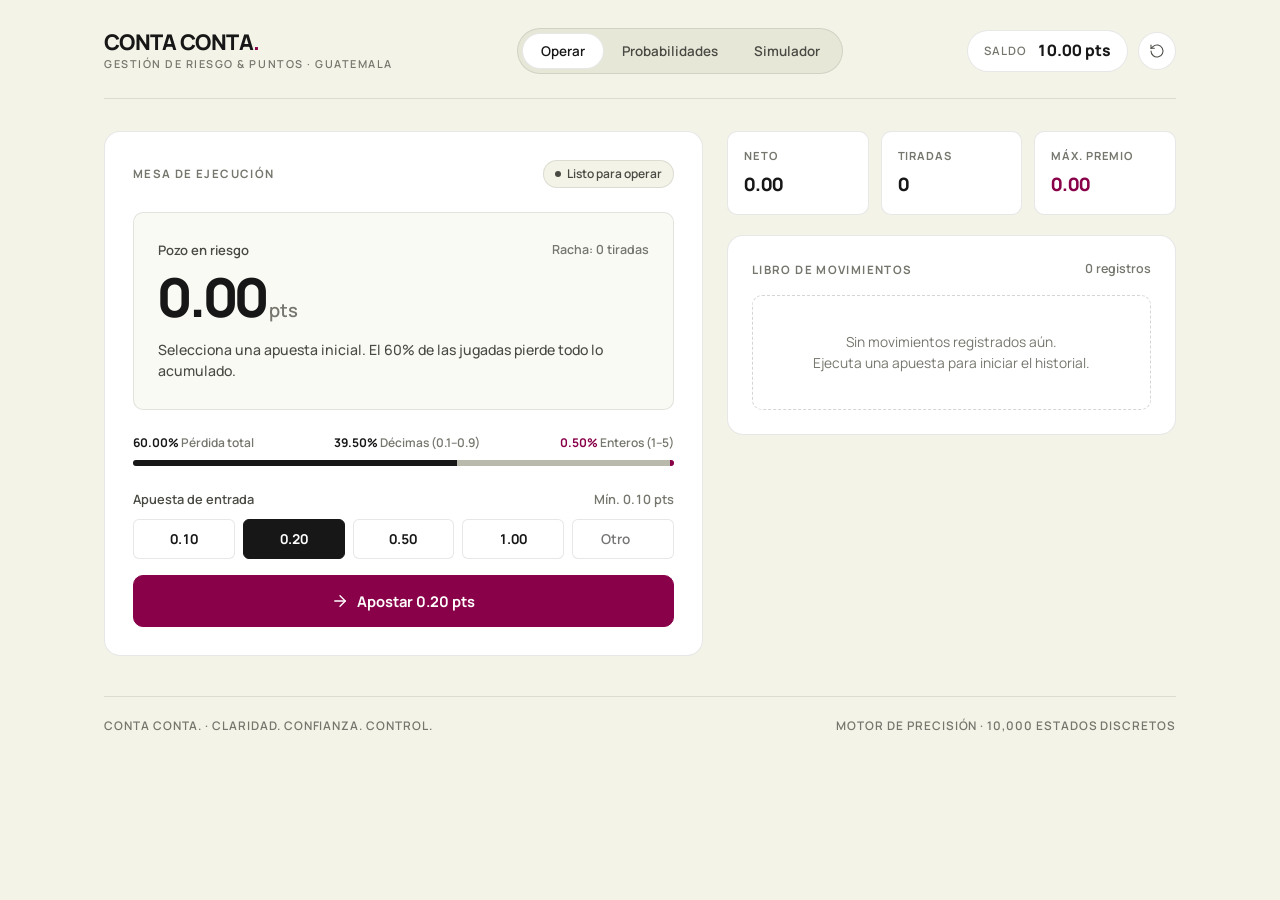
<file: public/assets/aistudio/ai_studio_code__1__516b0e8b.html>
<!DOCTYPE html>
<html lang="es">
<head>
  <meta charset="UTF-8" />
  <meta name="viewport" content="width=device-width, initial-scale=1.0" />
  <title>CONTA CONTA. — Gestión de Riesgo &amp; Puntos</title>
  <link rel="preconnect" href="https://fonts.googleapis.com" />
  <link rel="preconnect" href="https://fonts.gstatic.com" crossorigin />
  <link href="https://fonts.googleapis.com/css2?family=Inter:wght@400;500;600&family=Manrope:wght@400;500;600;700;800&display=swap" rel="stylesheet" />
  <style>
    :root {
      --cherry: #890149;
      --cherry-hover: #6f013b;
      --cherry-soft: rgba(137, 1, 73, 0.07);
      --cherry-border: rgba(137, 1, 73, 0.24);
      --alabaster: #F3F3E7;
      --alabaster-dark: #E7E7D8;
      --black: #171717;
      --black-soft: #4A4A44;
      --muted: #76766E;
      --white: #FFFFFF;
      --border: rgba(23, 23, 23, 0.10);
      --border-strong: rgba(23, 23, 23, 0.18);
      --success: #166534;
      --success-bg: rgba(22, 101, 52, 0.07);
      --danger: #890149;
      --radius-lg: 16px;
      --radius-md: 10px;
      --radius-sm: 6px;
    }

    * {
      box-sizing: border-box;
      margin: 0;
      padding: 0;
    }

    html, body {
      background-color: var(--alabaster);
      color: var(--black);
      font-family: 'Manrope', 'Inter', -apple-system, BlinkMacSystemFont, sans-serif;
      -webkit-font-smoothing: antialiased;
      min-height: 100vh;
      line-height: 1.5;
    }

    .tabular {
      font-variant-numeric: tabular-nums;
    }

    /* Layout */
    .shell {
      max-width: 1120px;
      margin: 0 auto;
      padding: 28px 24px 56px;
    }

    /* Header */
    .topbar {
      display: flex;
      flex-wrap: wrap;
      align-items: center;
      justify-content: space-between;
      gap: 20px;
      padding-bottom: 24px;
      border-bottom: 1px solid var(--border);
      margin-bottom: 32px;
    }

    .brand {
      display: flex;
      flex-direction: column;
      gap: 2px;
    }

    .brand-title {
      font-size: 1.35rem;
      font-weight: 800;
      letter-spacing: -0.03em;
      color: var(--black);
      line-height: 1.1;
    }

    .brand-title span {
      color: var(--cherry);
    }

    .brand-sub {
      font-size: 0.68rem;
      font-weight: 600;
      letter-spacing: 0.14em;
      text-transform: uppercase;
      color: var(--muted);
    }

    /* Navigation Tabs */
    .nav-tabs {
      display: inline-flex;
      background: var(--alabaster-dark);
      padding: 4px;
      border-radius: 999px;
      border: 1px solid var(--border);
    }

    .nav-tab {
      appearance: none;
      border: none;
      background: transparent;
      color: var(--black-soft);
      font-family: inherit;
      font-size: 0.84rem;
      font-weight: 600;
      padding: 8px 18px;
      border-radius: 999px;
      cursor: pointer;
      transition: background-color 0.18s ease, color 0.18s ease;
    }

    .nav-tab:hover {
      color: var(--black);
    }

    .nav-tab.active {
      background: var(--white);
      color: var(--black);
      border: 1px solid var(--border);
    }

    /* Balance Pill */
    .balance-header {
      display: flex;
      align-items: center;
      gap: 10px;
    }

    .balance-pill {
      display: flex;
      align-items: center;
      gap: 10px;
      background: var(--white);
      border: 1px solid var(--border);
      border-radius: 999px;
      padding: 8px 16px;
    }

    .balance-label {
      font-size: 0.72rem;
      font-weight: 600;
      text-transform: uppercase;
      letter-spacing: 0.08em;
      color: var(--muted);
    }

    .balance-value {
      font-size: 0.98rem;
      font-weight: 800;
      color: var(--black);
    }

    .icon-btn {
      appearance: none;
      width: 38px;
      height: 38px;
      border-radius: 999px;
      border: 1px solid var(--border);
      background: var(--white);
      color: var(--black-soft);
      display: inline-flex;
      align-items: center;
      justify-content: center;
      cursor: pointer;
      transition: border-color 0.18s ease, color 0.18s ease;
    }

    .icon-btn:hover {
      border-color: var(--black);
      color: var(--black);
    }

    /* Views */
    .view {
      display: none;
    }

    .view.active {
      display: block;
    }

    /* Grid */
    .operar-grid {
      display: grid;
      grid-template-columns: 1.2fr 0.9fr;
      gap: 24px;
      align-items: start;
    }

    @media (max-width: 880px) {
      .operar-grid {
        grid-template-columns: 1fr;
      }
    }

    /* Card */
    .card {
      background: var(--white);
      border: 1px solid var(--border);
      border-radius: var(--radius-lg);
      padding: 28px;
    }

    .card-header {
      display: flex;
      align-items: center;
      justify-content: space-between;
      gap: 12px;
      margin-bottom: 24px;
    }

    .eyebrow {
      font-size: 0.72rem;
      font-weight: 700;
      letter-spacing: 0.12em;
      text-transform: uppercase;
      color: var(--muted);
    }

    .status-badge {
      display: inline-flex;
      align-items: center;
      gap: 6px;
      font-size: 0.75rem;
      font-weight: 600;
      padding: 4px 11px;
      border-radius: 999px;
      border: 1px solid var(--border);
      color: var(--black-soft);
      background: var(--alabaster);
    }

    .status-badge.active-round {
      border-color: var(--cherry-border);
      background: var(--cherry-soft);
      color: var(--cherry);
    }

    .dot {
      width: 6px;
      height: 6px;
      border-radius: 50%;
      background: currentColor;
    }

    /* Pot Hero */
    .hero-stage {
      padding: 28px 24px;
      border: 1px solid var(--border);
      border-radius: var(--radius-md);
      background: #FAFAF5;
      margin-bottom: 24px;
      transition: border-color 0.25s ease, background-color 0.25s ease;
    }

    .hero-stage.is-jackpot {
      border-color: var(--cherry);
      background: var(--cherry-soft);
    }

    .hero-stage.is-loss {
      border-color: var(--border-strong);
      background: #F7F7F2;
    }

    .hero-meta {
      display: flex;
      align-items: center;
      justify-content: space-between;
      margin-bottom: 8px;
    }

    .hero-label {
      font-size: 0.82rem;
      font-weight: 600;
      color: var(--black-soft);
    }

    .streak-label {
      font-size: 0.78rem;
      font-weight: 600;
      color: var(--muted);
    }

    .hero-amount {
      font-size: clamp(2.4rem, 5vw, 3.35rem);
      font-weight: 800;
      letter-spacing: -0.04em;
      line-height: 1.05;
      color: var(--black);
      margin-bottom: 14px;
    }

    .hero-amount span.unit {
      font-size: 1.15rem;
      font-weight: 600;
      color: var(--muted);
      letter-spacing: 0;
      margin-left: 4px;
    }

    .hero-feedback {
      min-height: 24px;
      font-size: 0.88rem;
      font-weight: 500;
      color: var(--black-soft);
      display: flex;
      align-items: center;
      gap: 8px;
    }

    .hero-feedback.win-integer {
      color: var(--cherry);
      font-weight: 700;
    }

    .hero-feedback.win-decimal {
      color: var(--success);
      font-weight: 600;
    }

    .hero-feedback.bust {
      color: var(--cherry);
      font-weight: 600;
    }

    /* Risk Split Bar */
    .risk-bar-wrap {
      margin-bottom: 24px;
    }

    .risk-bar-labels {
      display: flex;
      justify-content: space-between;
      font-size: 0.75rem;
      font-weight: 600;
      color: var(--muted);
      margin-bottom: 8px;
    }

    .risk-bar-labels strong {
      color: var(--black);
    }

    .risk-bar {
      height: 6px;
      width: 100%;
      background: var(--alabaster-dark);
      border-radius: 999px;
      overflow: hidden;
      display: flex;
    }

    .risk-seg-loss {
      width: 60%;
      background: var(--black);
    }

    .risk-seg-dec {
      width: 39.5%;
      background: #B9B9AC;
    }

    .risk-seg-int {
      width: 0.5%;
      min-width: 4px;
      background: var(--cherry);
    }

    /* Controls */
    .bet-section-title {
      font-size: 0.8rem;
      font-weight: 600;
      color: var(--black-soft);
      margin-bottom: 10px;
      display: flex;
      justify-content: space-between;
      align-items: center;
    }

    .bet-presets {
      display: grid;
      grid-template-columns: repeat(5, 1fr);
      gap: 8px;
      margin-bottom: 16px;
    }

    @media (max-width: 520px) {
      .bet-presets {
        grid-template-columns: repeat(3, 1fr);
      }
    }

    .chip-btn {
      appearance: none;
      background: var(--white);
      border: 1px solid var(--border);
      border-radius: var(--radius-sm);
      padding: 10px 8px;
      font-family: inherit;
      font-size: 0.85rem;
      font-weight: 700;
      color: var(--black);
      cursor: pointer;
      transition: border-color 0.15s ease, background-color 0.15s ease, color 0.15s ease;
    }

    .chip-btn:hover:not(:disabled) {
      border-color: var(--black);
    }

    .chip-btn.selected {
      background: var(--black);
      border-color: var(--black);
      color: var(--white);
    }

    .chip-btn:disabled {
      opacity: 0.4;
      cursor: not-allowed;
    }

    .custom-input-wrap {
      position: relative;
      display: flex;
      align-items: center;
    }

    .custom-input {
      width: 100%;
      height: 100%;
      min-height: 40px;
      border: 1px solid var(--border);
      border-radius: var(--radius-sm);
      padding: 8px 10px;
      font-family: inherit;
      font-size: 0.85rem;
      font-weight: 600;
      color: var(--black);
      background: var(--white);
      outline: none;
      text-align: center;
    }

    .custom-input:focus {
      border-color: var(--cherry);
    }

    .actions-row {
      display: grid;
      grid-template-columns: 1fr;
      gap: 10px;
    }

    .actions-row.split {
      grid-template-columns: 1.3fr 1fr;
    }

    @media (max-width: 520px) {
      .actions-row.split {
        grid-template-columns: 1fr;
      }
    }

    .btn {
      appearance: none;
      border-radius: var(--radius-md);
      font-family: inherit;
      font-size: 0.92rem;
      font-weight: 700;
      padding: 15px 20px;
      cursor: pointer;
      display: inline-flex;
      align-items: center;
      justify-content: center;
      gap: 8px;
      transition: background-color 0.16s ease, border-color 0.16s ease, color 0.16s ease, opacity 0.16s ease;
    }

    .btn-primary {
      background: var(--cherry);
      border: 1px solid var(--cherry);
      color: var(--white);
    }

    .btn-primary:hover:not(:disabled) {
      background: var(--cherry-hover);
      border-color: var(--cherry-hover);
    }

    .btn-secondary {
      background: var(--white);
      border: 1px solid var(--black);
      color: var(--black);
    }

    .btn-secondary:hover:not(:disabled) {
      background: var(--black);
      color: var(--white);
    }

    .btn-subtle {
      background: var(--alabaster);
      border: 1px solid var(--border);
      color: var(--black);
    }

    .btn-subtle:hover:not(:disabled) {
      border-color: var(--black);
    }

    .btn:disabled {
      opacity: 0.45;
      cursor: not-allowed;
    }

    .recharge-banner {
      margin-top: 14px;
      padding: 14px 16px;
      border: 1px solid var(--cherry-border);
      background: var(--cherry-soft);
      border-radius: var(--radius-md);
      display: flex;
      align-items: center;
      justify-content: space-between;
      gap: 12px;
      font-size: 0.85rem;
      font-weight: 600;
      color: var(--cherry);
    }

    /* Right Column KPIs & Ledger */
    .side-stack {
      display: flex;
      flex-direction: column;
      gap: 20px;
    }

    .kpi-grid {
      display: grid;
      grid-template-columns: repeat(3, 1fr);
      gap: 12px;
    }

    .kpi-box {
      background: var(--white);
      border: 1px solid var(--border);
      border-radius: var(--radius-md);
      padding: 16px;
    }

    .kpi-title {
      font-size: 0.7rem;
      font-weight: 700;
      text-transform: uppercase;
      letter-spacing: 0.08em;
      color: var(--muted);
      margin-bottom: 6px;
    }

    .kpi-val {
      font-size: 1.15rem;
      font-weight: 800;
      color: var(--black);
    }

    .kpi-val.accent {
      color: var(--cherry);
    }

    /* Ledger */
    .ledger-list {
      display: flex;
      flex-direction: column;
      max-height: 360px;
      overflow-y: auto;
    }

    .ledger-empty {
      padding: 36px 12px;
      text-align: center;
      font-size: 0.86rem;
      color: var(--muted);
      border: 1px dashed var(--border-strong);
      border-radius: var(--radius-md);
    }

    .ledger-item {
      display: grid;
      grid-template-columns: auto 1fr auto;
      align-items: center;
      gap: 12px;
      padding: 12px 0;
      border-bottom: 1px solid var(--border);
      font-size: 0.85rem;
    }

    .ledger-item:last-child {
      border-bottom: none;
    }

    .ledger-icon {
      width: 30px;
      height: 30px;
      border-radius: 8px;
      border: 1px solid var(--border);
      display: flex;
      align-items: center;
      justify-content: center;
      color: var(--black-soft);
      background: #FAFAF5;
    }

    .ledger-icon.cherry {
      border-color: var(--cherry-border);
      background: var(--cherry-soft);
      color: var(--cherry);
    }

    .ledger-main {
      display: flex;
      flex-direction: column;
      min-width: 0;
    }

    .ledger-title {
      font-weight: 700;
      color: var(--black);
      white-space: nowrap;
      overflow: hidden;
      text-overflow: ellipsis;
    }

    .ledger-sub {
      font-size: 0.75rem;
      color: var(--muted);
    }

    .ledger-delta {
      font-weight: 800;
      text-align: right;
    }

    .ledger-delta.pos {
      color: var(--success);
    }

    .ledger-delta.cherry {
      color: var(--cherry);
    }

    .ledger-delta.neg {
      color: var(--muted);
    }

    /* Probability Matrix Table */
    .section-intro {
      margin-bottom: 24px;
    }

    .section-title {
      font-size: 1.5rem;
      font-weight: 800;
      letter-spacing: -0.02em;
      margin-bottom: 6px;
    }

    .section-desc {
      font-size: 0.92rem;
      color: var(--black-soft);
      max-width: 68ch;
    }

    .table-wrap {
      overflow-x: auto;
    }

    table.cc-table {
      width: 100%;
      border-collapse: collapse;
      font-size: 0.88rem;
    }

    table.cc-table th {
      text-align: left;
      font-size: 0.72rem;
      font-weight: 700;
      text-transform: uppercase;
      letter-spacing: 0.08em;
      color: var(--muted);
      padding: 12px 14px;
      border-bottom: 1px solid var(--border-strong);
    }

    table.cc-table td {
      padding: 14px;
      border-bottom: 1px solid var(--border);
      vertical-align: middle;
    }

    table.cc-table tr:last-child td {
      border-bottom: none;
    }

    table.cc-table tr.highlight-row {
      background: var(--cherry-soft);
    }

    .tier-badge {
      display: inline-block;
      font-size: 0.72rem;
      font-weight: 700;
      padding: 3px 9px;
      border-radius: 999px;
      border: 1px solid var(--border);
      color: var(--black-soft);
    }

    .tier-badge.cherry {
      border-color: var(--cherry-border);
      color: var(--cherry);
      background: var(--white);
    }

    .tier-badge.loss {
      background: var(--black);
      border-color: var(--black);
      color: var(--white);
    }

    .prob-bar-cell {
      width: 180px;
    }

    .prob-track {
      height: 6px;
      background: var(--alabaster-dark);
      border-radius: 999px;
      overflow: hidden;
    }

    .prob-fill {
      height: 100%;
      background: var(--black);
      border-radius: 999px;
    }

    .prob-fill.cherry {
      background: var(--cherry);
    }

    /* Simulator */
    .sim-controls {
      display: flex;
      flex-wrap: wrap;
      align-items: center;
      gap: 12px;
      margin-bottom: 24px;
    }

    .sim-summary-grid {
      display: grid;
      grid-template-columns: repeat(4, 1fr);
      gap: 14px;
      margin-bottom: 24px;
    }

    @media (max-width: 720px) {
      .sim-summary-grid {
        grid-template-columns: repeat(2, 1fr);
      }
    }

    .footer-sign {
      margin-top: 40px;
      padding-top: 20px;
      border-top: 1px solid var(--border);
      display: flex;
      flex-wrap: wrap;
      justify-content: space-between;
      gap: 12px;
      font-size: 0.74rem;
      font-weight: 600;
      letter-spacing: 0.08em;
      text-transform: uppercase;
      color: var(--muted);
    }
  </style>
</head>
<body>
  <div class="shell">
    <!-- Topbar -->
    <header class="topbar">
      <div class="brand">
        <div class="brand-title">CONTA CONTA<span>.</span></div>
        <div class="brand-sub">Gestión de Riesgo &amp; Puntos · Guatemala</div>
      </div>

      <nav class="nav-tabs" aria-label="Vistas principales">
        <button class="nav-tab active" data-view="operar">Operar</button>
        <button class="nav-tab" data-view="probabilidades">Probabilidades</button>
        <button class="nav-tab" data-view="simulador">Simulador</button>
      </nav>

      <div class="balance-header">
        <div class="balance-pill">
          <span class="balance-label">Saldo</span>
          <span class="balance-value tabular" id="balanceDisplay">10.00 pts</span>
        </div>
        <button class="icon-btn" id="resetSessionBtn" title="Reiniciar sesión a 10.00 pts" aria-label="Reiniciar sesión">
          <svg width="16" height="16" viewBox="0 0 24 24" fill="none" stroke="currentColor" stroke-width="1.6" stroke-linecap="round" stroke-linejoin="round">
            <path d="M3 12a9 9 0 1 0 3-6.7L3 8" />
            <path d="M3 3v5h5" />
          </svg>
        </button>
      </div>
    </header>

    <!-- VIEW 1: OPERAR -->
    <main class="view active" id="view-operar">
      <div class="operar-grid">
        <!-- Execution Card -->
        <section class="card">
          <div class="card-header">
            <span class="eyebrow">Mesa de Ejecución</span>
            <span class="status-badge" id="roundBadge">
              <span class="dot"></span>
              <span id="roundBadgeText">Listo para operar</span>
            </span>
          </div>

          <div class="hero-stage" id="heroStage">
            <div class="hero-meta">
              <span class="hero-label" id="heroLabel">Pozo en riesgo</span>
              <span class="streak-label tabular" id="streakLabel">Racha: 0 tiradas</span>
            </div>
            <div class="hero-amount tabular" id="potDisplay">
              0.00<span class="unit">pts</span>
            </div>
            <div class="hero-feedback" id="heroFeedback">
              Selecciona una apuesta inicial. El 60% de las jugadas pierde todo lo acumulado.
            </div>
          </div>

          <!-- Probability Split Indicator -->
          <div class="risk-bar-wrap">
            <div class="risk-bar-labels">
              <span><strong>60.00%</strong> Pérdida total</span>
              <span><strong>39.50%</strong> Décimas (0.1–0.9)</span>
              <span><strong style="color: var(--cherry);">0.50%</strong> Enteros (1–5)</span>
            </div>
            <div class="risk-bar" aria-hidden="true">
              <div class="risk-seg-loss"></div>
              <div class="risk-seg-dec"></div>
              <div class="risk-seg-int"></div>
            </div>
          </div>

          <!-- Bet Selector (visible when pot == 0) -->
          <div id="betSetupArea">
            <div class="bet-section-title">
              <span>Apuesta de entrada</span>
              <span class="tabular" style="color: var(--muted);">Mín. 0.10 pts</span>
            </div>
            <div class="bet-presets">
              <button class="chip-btn tabular" data-bet="0.10">0.10</button>
              <button class="chip-btn tabular selected" data-bet="0.20">0.20</button>
              <button class="chip-btn tabular" data-bet="0.50">0.50</button>
              <button class="chip-btn tabular" data-bet="1.00">1.00</button>
              <div class="custom-input-wrap">
                <input
                  type="number"
                  id="customBetInput"
                  class="custom-input tabular"
                  placeholder="Otro"
                  min="0.10"
                  step="0.10"
                  aria-label="Apuesta personalizada"
                />
              </div>
            </div>
          </div>

          <!-- Action Buttons -->
          <div class="actions-row" id="actionsRow">
            <button class="btn btn-primary" id="primaryActionBtn">
              <svg width="18" height="18" viewBox="0 0 24 24" fill="none" stroke="currentColor" stroke-width="1.8" stroke-linecap="round" stroke-linejoin="round">
                <path d="M5 12h14" />
                <path d="m12 5 7 7-7 7" />
              </svg>
              <span id="primaryActionText">Apostar 0.20 pts</span>
            </button>
            <button class="btn btn-secondary" id="cashoutBtn" style="display: none;">
              <svg width="18" height="18" viewBox="0 0 24 24" fill="none" stroke="currentColor" stroke-width="1.8" stroke-linecap="round" stroke-linejoin="round">
                <path d="M12 2v14" />
                <path d="m19 9-7 7-7-7" />
                <path d="M5 20h14" />
              </svg>
              <span id="cashoutText">Retirar al saldo</span>
            </button>
          </div>

          <div class="recharge-banner" id="rechargeBanner" style="display: none;">
            <span>Saldo insuficiente para operar (mín. 0.10 pts).</span>
            <button class="btn btn-primary" id="rechargeBtn" style="padding: 8px 14px; font-size: 0.8rem;">
              Recargar +10.00 pts
            </button>
          </div>
        </section>

        <!-- Side Stack: KPIs + Ledger -->
        <aside class="side-stack">
          <div class="kpi-grid">
            <div class="kpi-box">
              <div class="kpi-title">Neto</div>
              <div class="kpi-val tabular" id="kpiNet">0.00</div>
            </div>
            <div class="kpi-box">
              <div class="kpi-title">Tiradas</div>
              <div class="kpi-val tabular" id="kpiSpins">0</div>
            </div>
            <div class="kpi-box">
              <div class="kpi-title">Máx. Premio</div>
              <div class="kpi-val tabular accent" id="kpiBest">0.00</div>
            </div>
          </div>

          <section class="card" style="padding: 24px;">
            <div class="card-header" style="margin-bottom: 16px;">
              <span class="eyebrow">Libro de Movimientos</span>
              <span class="streak-label" id="ledgerCount">0 registros</span>
            </div>
            <div class="ledger-list" id="ledgerList">
              <div class="ledger-empty">
                Sin movimientos registrados aún.<br />Ejecuta una apuesta para iniciar el historial.
              </div>
            </div>
          </section>
        </aside>
      </div>
    </main>

    <!-- VIEW 2: PROBABILIDADES -->
    <section class="view" id="view-probabilidades">
      <div class="card">
        <div class="section-intro">
          <div class="eyebrow" style="margin-bottom: 8px;">Modelo Matemático</div>
          <h1 class="section-title">Matriz de Probabilidades Exactas</h1>
          <p class="section-desc">
            Motor criptográfico uniforme de 10,000 estados discretos (<code>0–9999</code>). La probabilidad de perderlo todo (<strong>60.00%</strong>) supera siempre a la probabilidad conjunta de ganar (<strong>40.00%</strong>). Las ganancias habituales ocurren en décimas de punto, mientras que los enteros del 1 al 5 representan solo el <strong>0.50%</strong> acumulado.
          </p>
        </div>

        <div class="table-wrap">
          <table class="cc-table">
            <thead>
              <tr>
                <th>Resultado</th>
                <th>Categoría</th>
                <th>Probabilidad</th>
                <th>Frecuencia</th>
                <th class="prob-bar-cell">Distribución</th>
              </tr>
            </thead>
            <tbody id="probTableBody"></tbody>
          </table>
        </div>
      </div>
    </section>

    <!-- VIEW 3: SIMULADOR -->
    <section class="view" id="view-simulador">
      <div class="card">
        <div class="section-intro">
          <div class="eyebrow" style="margin-bottom: 8px;">Auditoría Empírica</div>
          <h1 class="section-title">Simulador Estadístico de Monte Carlo</h1>
          <p class="section-desc">
            Ejecuta miles de tiradas instantáneas usando exactamente el mismo generador aleatorio de la mesa (sin afectar tu saldo real) para comprobar la frecuencia de las décimas y la escasez real del premio mayor de 5 puntos (0.01%).
          </p>
        </div>

        <div class="sim-controls">
          <button class="btn btn-primary" data-sim="1000">Simular 1,000 tiradas</button>
          <button class="btn btn-secondary" data-sim="10000">Simular 10,000 tiradas</button>
          <button class="btn btn-subtle" data-sim="100000">Simular 100,000 tiradas</button>
        </div>

        <div class="sim-summary-grid" id="simSummaryGrid">
          <div class="kpi-box">
            <div class="kpi-title">Muestra</div>
            <div class="kpi-val tabular" id="simTotal">0</div>
          </div>
          <div class="kpi-box">
            <div class="kpi-title">Pérdidas Totales</div>
            <div class="kpi-val tabular" id="simLosses">0 (0.00%)</div>
          </div>
          <div class="kpi-box">
            <div class="kpi-title">Enteros (1–5 pts)</div>
            <div class="kpi-val tabular" id="simIntegers">0 (0.00%)</div>
          </div>
          <div class="kpi-box">
            <div class="kpi-title">Jackpots (5 pts)</div>
            <div class="kpi-val tabular accent" id="simJackpots">0 (0.00%)</div>
          </div>
        </div>

        <div class="table-wrap">
          <table class="cc-table">
            <thead>
              <tr>
                <th>Resultado</th>
                <th>Teórico</th>
                <th>Observado</th>
                <th>% Real</th>
              </tr>
            </thead>
            <tbody id="simTableBody">
              <tr>
                <td colspan="4" style="text-align: center; color: var(--muted); padding: 28px;">
                  Selecciona un volumen de muestra arriba para ejecutar la simulación.
                </td>
              </tr>
            </tbody>
          </table>
        </div>
      </div>
    </section>

    <footer class="footer-sign">
      <span>CONTA CONTA. · Claridad. Confianza. Control.</span>
      <span>Motor de Precisión · 10,000 estados discretos</span>
    </footer>
  </div>

  <script>
    (function () {
      'use strict';

      // All point values stored internally as integer hundredths (1.00 pt = 100 units)
      const STORAGE_KEY = 'conta_conta_points_v1';

      const PROB_TIERS = [
        { id: 'loss',    label: '0.00 pts (Pierdes todo)', cat: 'Pérdida total',     prob: '60.00%', freq: '3 de cada 5',     pct: 60.00, isLoss: true },
        { id: 'dec_low', label: '+0.10 a +0.30 pts',       cat: 'Décimas bajas',     prob: '25.00%', freq: '1 de cada 4',     pct: 25.00 },
        { id: 'dec_mid', label: '+0.40 a +0.60 pts',       cat: 'Décimas medias',    prob: '10.00%', freq: '1 de cada 10',    pct: 10.00 },
        { id: 'dec_hi',  label: '+0.70 a +0.90 pts',       cat: 'Décimas altas',     prob: '4.50%',  freq: '~1 de cada 22',   pct: 4.50 },
        { id: 'int_1',   label: '+1.00 punto',             cat: 'Entero base',       prob: '0.35%',  freq: '~1 de cada 286',  pct: 0.35, isCherry: true },
        { id: 'int_2',   label: '+2.00 puntos',            cat: 'Raro',              prob: '0.09%',  freq: '~1 de cada 1,111', pct: 0.09, isCherry: true },
        { id: 'int_3',   label: '+3.00 puntos',            cat: 'Muy raro',          prob: '0.03%',  freq: '~1 de cada 3,333', pct: 0.03, isCherry: true },
        { id: 'int_4',   label: '+4.00 puntos',            cat: 'Épico',             prob: '0.02%',  freq: '1 de cada 5,000', pct: 0.02, isCherry: true },
        { id: 'int_5',   label: '+5.00 puntos (Mayor)',    cat: 'Premio Mayor',      prob: '0.01%',  freq: '1 de cada 10,000', pct: 0.01, isCherry: true, highlight: true }
      ];

      // Cryptographically uniform integer in [0, maxExclusive)
      function secureRandInt(maxExclusive) {
        const array = new Uint32Array(1);
        const limit = Math.floor(0x100000000 / maxExclusive) * maxExclusive;
        let r;
        do {
          window.crypto.getRandomValues(array);
          r = array[0];
        } while (r >= limit);
        return r % maxExclusive;
      }

      // Exact discrete probability roll over 10,000 states (0..9999)
      function rollOutcome() {
        const n = secureRandInt(10000);
        if (n === 0) {
          return { tierId: 'int_5', units: 500, isLoss: false, isInteger: true, isJackpot: true, desc: 'Premio Mayor · +5.00 pts (0.01%)' };
        }
        if (n <= 2) {
          return { tierId: 'int_4', units: 400, isLoss: false, isInteger: true, isJackpot: false, desc: 'Premio Épico · +4.00 pts (0.02%)' };
        }
        if (n <= 5) {
          return { tierId: 'int_3', units: 300, isLoss: false, isInteger: true, isJackpot: false, desc: 'Premio Muy Raro · +3.00 pts (0.03%)' };
        }
        if (n <= 14) {
          return { tierId: 'int_2', units: 200, isLoss: false, isInteger: true, isJackpot: false, desc: 'Premio Raro · +2.00 pts (0.09%)' };
        }
        if (n <= 49) {
          return { tierId: 'int_1', units: 100, isLoss: false, isInteger: true, isJackpot: false, desc: 'Entero Base · +1.00 pt (0.35%)' };
        }
        if (n <= 499) {
          const vals = [70, 80, 90];
          const u = vals[secureRandInt(3)];
          return { tierId: 'dec_hi', units: u, isLoss: false, isInteger: false, isJackpot: false, desc: `Décimas altas · +${formatUnits(u)} pts (4.50%)` };
        }
        if (n <= 1499) {
          const vals = [40, 50, 60];
          const u = vals[secureRandInt(3)];
          return { tierId: 'dec_mid', units: u, isLoss: false, isInteger: false, isJackpot: false, desc: `Décimas medias · +${formatUnits(u)} pts (10.00%)` };
        }
        if (n <= 3999) {
          const vals = [10, 20, 30];
          const u = vals[secureRandInt(3)];
          return { tierId: 'dec_low', units: u, isLoss: false, isInteger: false, isJackpot: false, desc: `Décimas bajas · +${formatUnits(u)} pts (25.00%)` };
        }
        return { tierId: 'loss', units: 0, isLoss: true, isInteger: false, isJackpot: false, desc: 'Pérdida total · Pozo a 0.00 pts (60.00%)' };
      }

      function formatUnits(units) {
        return (units / 100).toFixed(2);
      }

      function defaultState() {
        return {
          balance: 1000,       // 10.00 pts
          pot: 0,
          roundStake: 0,
          selectedBet: 20,     // 0.20 pts
          streak: 0,
          totalSpins: 0,
          totalWagered: 0,
          totalReturned: 0,
          bestPrize: 0,
          lastFeedback: 'Selecciona una apuesta inicial. El 60% de las jugadas pierde todo lo acumulado.',
          lastFeedbackType: 'neutral',
          ledger: []
        };
      }

      function loadState() {
        try {
          const raw = localStorage.getItem(STORAGE_KEY);
          if (!raw) return defaultState();
          const parsed = JSON.parse(raw);
          return Object.assign(defaultState(), parsed);
        } catch {
          return defaultState();
        }
      }

      let state = loadState();

      function saveState() {
        try {
          localStorage.setItem(STORAGE_KEY, JSON.stringify(state));
        } catch {
          // ignore storage quota issues
        }
      }

      // DOM References
      const balanceDisplay = document.getElementById('balanceDisplay');
      const potDisplay = document.getElementById('potDisplay');
      const heroStage = document.getElementById('heroStage');
      const heroLabel = document.getElementById('heroLabel');
      const streakLabel = document.getElementById('streakLabel');
      const heroFeedback = document.getElementById('heroFeedback');
      const roundBadge = document.getElementById('roundBadge');
      const roundBadgeText = document.getElementById('roundBadgeText');
      const betSetupArea = document.getElementById('betSetupArea');
      const customBetInput = document.getElementById('customBetInput');
      const actionsRow = document.getElementById('actionsRow');
      const primaryActionBtn = document.getElementById('primaryActionBtn');
      const primaryActionText = document.getElementById('primaryActionText');
      const cashoutBtn = document.getElementById('cashoutBtn');
      const cashoutText = document.getElementById('cashoutText');
      const rechargeBanner = document.getElementById('rechargeBanner');
      const rechargeBtn = document.getElementById('rechargeBtn');
      const resetSessionBtn = document.getElementById('resetSessionBtn');

      const kpiNet = document.getElementById('kpiNet');
      const kpiSpins = document.getElementById('kpiSpins');
      const kpiBest = document.getElementById('kpiBest');
      const ledgerList = document.getElementById('ledgerList');
      const ledgerCount = document.getElementById('ledgerCount');

      const presetBtns = Array.from(document.querySelectorAll('.chip-btn[data-bet]'));

      function addLedgerEntry(entry) {
        state.ledger.unshift(entry);
        if (state.ledger.length > 40) state.ledger.length = 40;
      }

      function renderProbTable() {
        const tbody = document.getElementById('probTableBody');
        tbody.innerHTML = PROB_TIERS.map(t => {
          const badgeClass = t.isLoss ? 'loss' : (t.isCherry ? 'cherry' : '');
          const fillClass = t.isCherry ? 'cherry' : '';
          const barWidth = Math.max(t.pct, 0.8);
          return `
            <tr class="${t.highlight ? 'highlight-row' : ''}">
              <td style="font-weight: 700;">${t.label}</td>
              <td><span class="tier-badge ${badgeClass}">${t.cat}</span></td>
              <td class="tabular" style="font-weight: 700;">${t.prob}</td>
              <td style="color: var(--black-soft);">${t.freq}</td>
              <td class="prob-bar-cell">
                <div class="prob-track">
                  <div class="prob-fill ${fillClass}" style="width: ${barWidth}%;"></div>
                </div>
              </td>
            </tr>
          `;
        }).join('');
      }

      function render() {
        balanceDisplay.textContent = `${formatUnits(state.balance)} pts`;
        potDisplay.innerHTML = `${formatUnits(state.pot)}<span class="unit">pts</span>`;
        streakLabel.textContent = `Racha: ${state.streak} ${state.streak === 1 ? 'tirada' : 'tiradas'}`;

        // Hero styling
        heroStage.classList.remove('is-jackpot', 'is-loss');
        heroFeedback.className = 'hero-feedback';
        if (state.lastFeedbackType === 'jackpot') {
          heroStage.classList.add('is-jackpot');
          heroFeedback.classList.add('win-integer');
        } else if (state.lastFeedbackType === 'integer') {
          heroFeedback.classList.add('win-integer');
        } else if (state.lastFeedbackType === 'decimal') {
          heroFeedback.classList.add('win-decimal');
        } else if (state.lastFeedbackType === 'loss') {
          heroStage.classList.add('is-loss');
          heroFeedback.classList.add('bust');
        }
        heroFeedback.textContent = state.lastFeedback;

        const inRound = state.pot > 0;
        if (inRound) {
          roundBadge.classList.add('active-round');
          roundBadgeText.textContent = 'Ronda en curso';
          heroLabel.textContent = 'Pozo acumulado en riesgo';
          betSetupArea.style.display = 'none';
          actionsRow.classList.add('split');
          primaryActionText.textContent = `Arriesgar ${formatUnits(state.pot)} pts`;
          primaryActionBtn.disabled = false;
          cashoutBtn.style.display = 'inline-flex';
          cashoutText.textContent = `Retirar ${formatUnits(state.pot)} pts`;
          rechargeBanner.style.display = 'none';
        } else {
          roundBadge.classList.remove('active-round');
          roundBadgeText.textContent = 'Listo para operar';
          heroLabel.textContent = 'Pozo en riesgo';
          betSetupArea.style.display = 'block';
          actionsRow.classList.remove('split');
          cashoutBtn.style.display = 'none';

          const validBet = state.selectedBet >= 10 && state.selectedBet <= state.balance;
          primaryActionText.textContent = `Apostar ${formatUnits(state.selectedBet)} pts`;
          primaryActionBtn.disabled = !validBet;
          rechargeBanner.style.display = state.balance < 10 ? 'flex' : 'none';
        }

        // Preset buttons state
        presetBtns.forEach(btn => {
          const valUnits = Math.round(parseFloat(btn.dataset.bet) * 100);
          btn.classList.toggle('selected', state.selectedBet === valUnits && !customBetInput.value);
          btn.disabled = valUnits > state.balance;
        });

        // KPIs
        const net = state.totalReturned + state.pot - state.totalWagered;
        const netPrefix = net > 0 ? '+' : '';
        kpiNet.textContent = `${netPrefix}${formatUnits(net)}`;
        kpiSpins.textContent = String(state.totalSpins);
        kpiBest.textContent = formatUnits(state.bestPrize);

        // Ledger
        ledgerCount.textContent = `${state.ledger.length} ${state.ledger.length === 1 ? 'registro' : 'registros'}`;
        if (state.ledger.length === 0) {
          ledgerList.innerHTML = `
            <div class="ledger-empty">
              Sin movimientos registrados aún.<br />Ejecuta una apuesta para iniciar el historial.
            </div>
          `;
        } else {
          ledgerList.innerHTML = state.ledger.map(item => {
            const isCherry = item.tone === 'cherry';
            const iconSvg = item.tone === 'loss'
              ? '<svg width="14" height="14" viewBox="0 0 24 24" fill="none" stroke="currentColor" stroke-width="1.8"><path d="M18 6 6 18"/><path d="m6 6 12 12"/></svg>'
              : item.tone === 'cashout'
                ? '<svg width="14" height="14" viewBox="0 0 24 24" fill="none" stroke="currentColor" stroke-width="1.8"><path d="M20 6 9 17l-5-5"/></svg>'
                : '<svg width="14" height="14" viewBox="0 0 24 24" fill="none" stroke="currentColor" stroke-width="1.8"><path d="M12 19V5"/><path d="m5 12 7-7 7 7"/></svg>';
            const deltaClass = item.tone === 'cherry' ? 'cherry' : (item.tone === 'loss' ? 'neg' : 'pos');
            return `
              <div class="ledger-item">
                <div class="ledger-icon ${isCherry ? 'cherry' : ''}">${iconSvg}</div>
                <div class="ledger-main">
                  <div class="ledger-title">${item.title}</div>
                  <div class="ledger-sub">${item.sub}</div>
                </div>
                <div class="ledger-delta tabular ${deltaClass}">${item.delta}</div>
              </div>
            `;
          }).join('');
        }

        saveState();
      }

      // Handlers
      presetBtns.forEach(btn => {
        btn.addEventListener('click', () => {
          customBetInput.value = '';
          state.selectedBet = Math.round(parseFloat(btn.dataset.bet) * 100);
          render();
        });
      });

      customBetInput.addEventListener('input', () => {
        const val = parseFloat(customBetInput.value);
        if (!Number.isNaN(val) && val > 0) {
          state.selectedBet = Math.round(val * 100);
        }
        render();
      });

      primaryActionBtn.addEventListener('click', () => {
        // Start a new round if pot is 0
        let stakeForSpin = state.pot;
        let isOpeningSpin = false;

        if (state.pot === 0) {
          if (state.selectedBet < 10 || state.selectedBet > state.balance) return;
          state.balance -= state.selectedBet;
          state.totalWagered += state.selectedBet;
          state.pot = state.selectedBet;
          state.roundStake = state.selectedBet;
          stakeForSpin = state.selectedBet;
          isOpeningSpin = true;
        }

        const outcome = rollOutcome();
        state.totalSpins += 1;

        if (outcome.isLoss) {
          const lostAmount = state.pot;
          state.pot = 0;
          state.streak = 0;
          state.lastFeedback = `Perdiste todo lo acumulado en la ronda (-${formatUnits(lostAmount)} pts).`;
          state.lastFeedbackType = 'loss';
          addLedgerEntry({
            title: 'Pérdida total (60.00%)',
            sub: isOpeningSpin ? `Apuesta directa ${formatUnits(lostAmount)} pts` : `Pozo perdido en racha`,
            delta: `-${formatUnits(lostAmount)} pts`,
            tone: 'loss'
          });
        } else {
          state.pot += outcome.units;
          state.streak += 1;
          if (outcome.units > state.bestPrize) {
            state.bestPrize = outcome.units;
          }
          state.lastFeedback = `${outcome.desc} · Pozo actual: ${formatUnits(state.pot)} pts`;
          state.lastFeedbackType = outcome.isJackpot ? 'jackpot' : (outcome.isInteger ? 'integer' : 'decimal');
          addLedgerEntry({
            title: outcome.isInteger ? `Premio Entero (${formatUnits(outcome.units)} pts)` : `Décimas (+${formatUnits(outcome.units)} pts)`,
            sub: `En riesgo: ${formatUnits(stakeForSpin)} → ${formatUnits(state.pot)} pts`,
            delta: `+${formatUnits(outcome.units)} pts`,
            tone: outcome.isInteger ? 'cherry' : 'pos'
          });
        }

        render();
      });

      cashoutBtn.addEventListener('click', () => {
        if (state.pot <= 0) return;
        const cashed = state.pot;
        state.balance += cashed;
        state.totalReturned += cashed;
        state.pot = 0;
        state.streak = 0;
        state.lastFeedback = `Retiro asegurado al saldo: +${formatUnits(cashed)} pts.`;
        state.lastFeedbackType = 'decimal';
        addLedgerEntry({
          title: 'Retiro al saldo',
          sub: 'Ganancia asegurada',
          delta: `+${formatUnits(cashed)} pts`,
          tone: 'cashout'
        });
        render();
      });

      rechargeBtn.addEventListener('click', () => {
        state.balance += 1000;
        state.lastFeedback = 'Recarga acreditada: +10.00 pts disponibles.';
        state.lastFeedbackType = 'neutral';
        addLedgerEntry({
          title: 'Recarga de simulador',
          sub: 'Crédito de sesión',
          delta: '+10.00 pts',
          tone: 'cashout'
        });
        render();
      });

      resetSessionBtn.addEventListener('click', () => {
        state = defaultState();
        customBetInput.value = '';
        render();
      });

      // Tabs Navigation
      const navTabs = document.querySelectorAll('.nav-tab');
      const views = document.querySelectorAll('.view');
      navTabs.forEach(tab => {
        tab.addEventListener('click', () => {
          const target = tab.dataset.view;
          navTabs.forEach(t => t.classList.toggle('active', t === tab));
          views.forEach(v => v.classList.toggle('active', v.id === `view-${target}`));
        });
      });

      // Monte Carlo Simulator
      const simBtns = document.querySelectorAll('[data-sim]');
      const simTotalEl = document.getElementById('simTotal');
      const simLossesEl = document.getElementById('simLosses');
      const simIntegersEl = document.getElementById('simIntegers');
      const simJackpotsEl = document.getElementById('simJackpots');
      const simTableBody = document.getElementById('simTableBody');

      function runSimulation(count) {
        const counts = {};
        PROB_TIERS.forEach(t => { counts[t.id] = 0; });

        let integers = 0;
        for (let i = 0; i < count; i++) {
          const res = rollOutcome();
          counts[res.tierId] += 1;
          if (res.isInteger) integers += 1;
        }

        const losses = counts['loss'];
        const jackpots = counts['int_5'];

        simTotalEl.textContent = count.toLocaleString('es-GT');
        simLossesEl.textContent = `${losses.toLocaleString('es-GT')} (${((losses / count) * 100).toFixed(2)}%)`;
        simIntegersEl.textContent = `${integers.toLocaleString('es-GT')} (${((integers / count) * 100).toFixed(2)}%)`;
        simJackpotsEl.textContent = `${jackpots.toLocaleString('es-GT')} (${((jackpots / count) * 100).toFixed(3)}%)`;

        simTableBody.innerHTML = PROB_TIERS.map(t => {
          const obs = counts[t.id];
          const realPct = ((obs / count) * 100).toFixed(t.pct < 0.1 ? 3 : 2);
          return `
            <tr class="${t.highlight ? 'highlight-row' : ''}">
              <td style="font-weight: 700;">${t.label}</td>
              <td class="tabular" style="color: var(--muted);">${t.prob}</td>
              <td class="tabular" style="font-weight: 700;">${obs.toLocaleString('es-GT')}</td>
              <td class="tabular" style="font-weight: 700; ${t.isCherry ? 'color: var(--cherry);' : ''}">${realPct}%</td>
            </tr>
          `;
        }).join('');
      }

      simBtns.forEach(btn => {
        btn.addEventListener('click', () => {
          runSimulation(parseInt(btn.dataset.sim, 10));
        });
      });

      // Init
      renderProbTable();
      render();
    })();
  </script>
</body>
</html>
</file>
